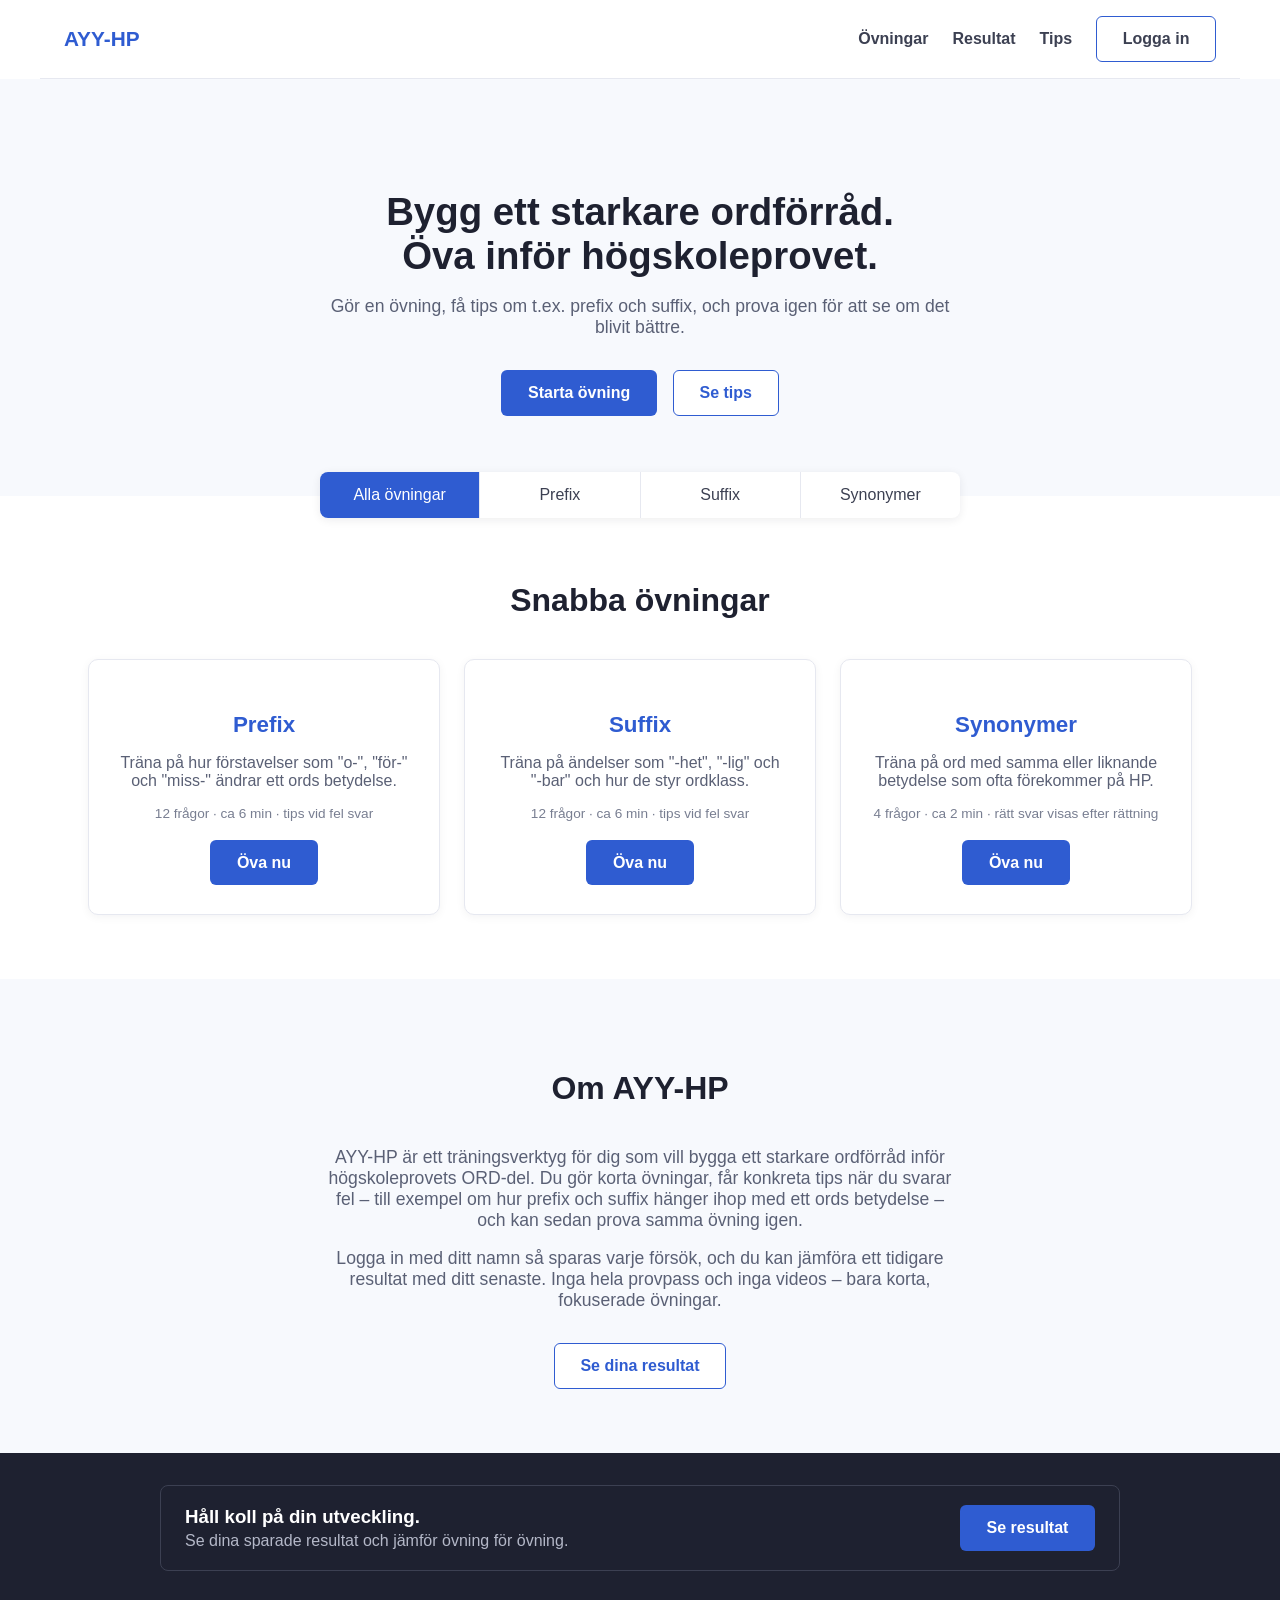
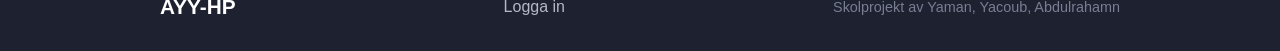
<file: index.html>
<!DOCTYPE html>
<html lang="sv">

<head>
    <meta charset="UTF-8">
    <meta name="viewport" content="width=device-width, initial-scale=1.0">
    <title>AYY-HP</title>
    <link rel="stylesheet" href="style.css">
    <script src="script.js" defer></script>
</head>

<body>

    <header class="site-header">
        <a class="logo" href="index.html">AYY-HP</a>

        <svg class="menu-icon" onclick="toggleMenu()" xmlns="http://www.w3.org/2000/svg" width="32" height="32" viewBox="0 0 16 16">
            <path fill="none" stroke="currentColor" stroke-linecap="round" stroke-linejoin="round" stroke-width="1.5"
                d="m2.75 12.25h10.5m-10.5-4h10.5m-10.5-4h10.5" />
        </svg>

        <nav class="main-nav" id="mainNav">
            <a href="index.html">Övningar</a>
            <a href="resultat.php">Resultat</a>
            <a href="tips.html">Tips</a>
            <a class="btn btn-outline" href="login.php">Logga in</a>
        </nav>
    </header>

    <section class="hero">
        <div class="hero-content">
            <h1 class="hero-title">Bygg ett starkare ordförråd.<br>Öva inför högskoleprovet.</h1>
            <p class="hero-text">Gör en övning, få tips om t.ex. prefix och suffix, och prova igen för att se om det blivit bättre.</p>
            <div class="hero-actions">
                <button class="btn btn-primary" onclick="startOvning()">Starta övning</button>
                <a class="btn btn-outline" href="tips.html">Se tips</a>
            </div>
        </div>
    </section>

    <nav class="category-nav">
        <a class="category-link active" href="index.html">Alla övningar</a>
        <a class="category-link" href="prefix.html">Prefix</a>
        <a class="category-link" href="suffix.php">Suffix</a>
        <a class="category-link" href="synonymer.php">Synonymer</a>
    </nav>

    <main>
        <section class="exercise-section">
            <h2 class="section-title">Snabba övningar</h2>

            <div class="exercise-grid">
                <article class="exercise-card">
                    <h3>Prefix</h3>
                    <p>Träna på hur förstavelser som "o-", "för-" och "miss-" ändrar ett ords betydelse.</p>
                    <span class="exercise-meta">12 frågor · ca 6 min · tips vid fel svar</span>
                    <a class="btn btn-primary" href="prefix.html">Öva nu</a>
                </article>

                <article class="exercise-card">
                    <h3>Suffix</h3>
                    <p>Träna på ändelser som "-het", "-lig" och "-bar" och hur de styr ordklass.</p>
                    <span class="exercise-meta">12 frågor · ca 6 min · tips vid fel svar</span>
                    <a class="btn btn-primary" href="suffix.php">Öva nu</a>
                </article>

                <article class="exercise-card">
                    <h3>Synonymer</h3>
                    <p>Träna på ord med samma eller liknande betydelse som ofta förekommer på HP.</p>
                    <span class="exercise-meta">4 frågor · ca 2 min · rätt svar visas efter rättning</span>
                    <a class="btn btn-primary" href="synonymer.php">Öva nu</a>
                </article>
            </div>
        </section>

        <section class="about-section">
            <div class="about-content">
                <h2 class="section-title">Om AYY-HP</h2>
                <p>AYY-HP är ett träningsverktyg för dig som vill bygga ett starkare ordförråd inför
                    högskoleprovets ORD-del. Du gör korta övningar, får konkreta tips när du svarar fel –
                    till exempel om hur prefix och suffix hänger ihop med ett ords betydelse – och kan sedan
                    prova samma övning igen.</p>
                <p>Logga in med ditt namn så sparas varje försök, och du kan jämföra ett tidigare resultat
                    med ditt senaste. Inga hela provpass och inga videos – bara korta,
                    fokuserade övningar.</p>
                <a class="btn btn-outline" href="resultat.php">Se dina resultat</a>
            </div>
        </section>
    </main>

    <footer class="site-footer">
        <div class="footer-banner">
            <div>
                <h3>Håll koll på din utveckling.</h3>
                <p>Se dina sparade resultat och jämför övning för övning.</p>
            </div>
            <a class="btn btn-primary" href="resultat.php">Se resultat</a>
        </div>

        <div class="footer-bottom">
            <span class="logo">AYY-HP</span>
            <a href="login.php">Logga in</a>
            <p>Skolprojekt av Yaman, Yacoub, Abdulrahamn</p>
        </div>
    </footer>

</body>

</html>
</file>
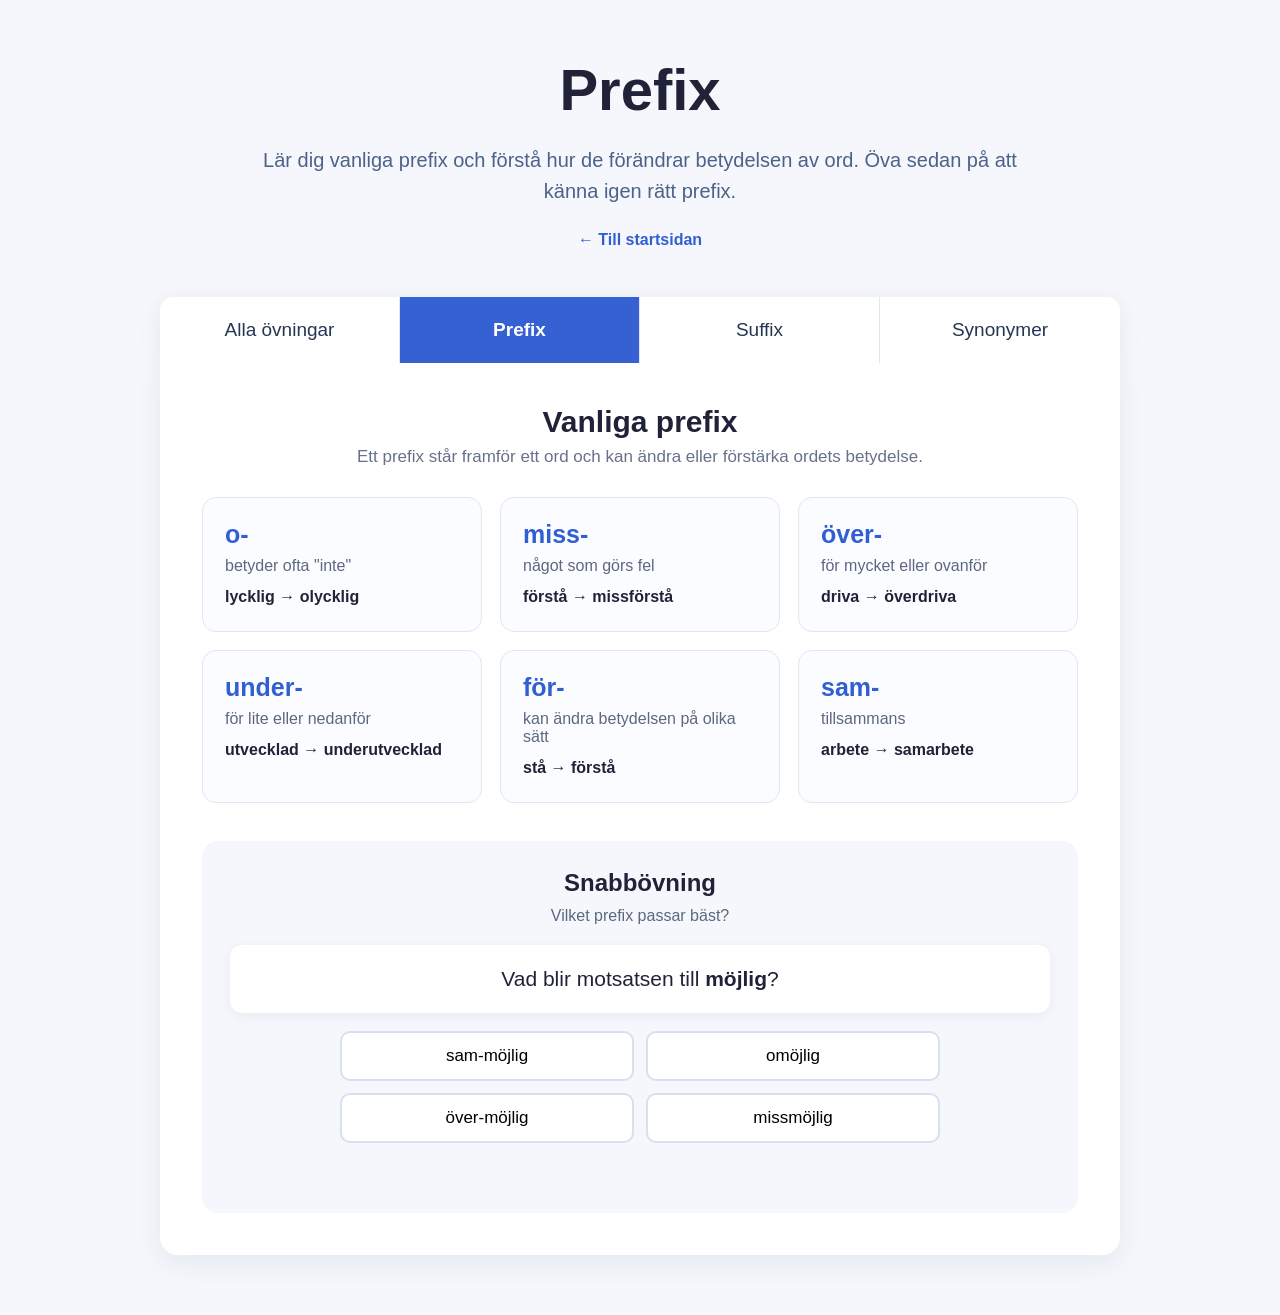
<file: prefix.html>
<!DOCTYPE html>
<html lang="sv">
<head>
  <meta charset="UTF-8">
  <meta name="viewport" content="width=device-width, initial-scale=1.0">
  <title>Prefix – Ordförråd</title>

  <style>
    * {
      box-sizing: border-box;
      margin: 0;
      padding: 0;
    }

    body {
      font-family: Arial, Helvetica, sans-serif;
      background: #f5f7fc;
      color: #202338;
      min-height: 100vh;
    }

    .hero {
      text-align: center;
      padding: 58px 20px 48px;
    }

    .hero h1 {
      font-size: 58px;
      line-height: 1.12;
      font-weight: 800;
      margin-bottom: 22px;
    }

    .hero p {
      color: #4c6289;
      font-size: 20px;
      line-height: 1.55;
      max-width: 760px;
      margin: 0 auto;
    }

    .back {
      display: inline-block;
      margin-top: 24px;
      color: #315fd1;
      text-decoration: none;
      font-weight: 600;
    }

    .back:hover {
      text-decoration: underline;
    }

    .tabs {
      width: min(960px, calc(100% - 40px));
      margin: 0 auto;
      display: grid;
      grid-template-columns: repeat(4, 1fr);
      background: white;
      border-radius: 14px 14px 0 0;
      overflow: hidden;
      box-shadow: 0 6px 24px rgba(35, 51, 90, 0.08);
    }

    .tab {
      padding: 22px 12px;
      text-align: center;
      color: #263552;
      text-decoration: none;
      font-size: 19px;
      border-right: 1px solid #e2e6ef;
      background: white;
    }

    .tab:last-child {
      border-right: none;
    }

    .tab.active {
      color: white;
      background: #3561d3;
      font-weight: 700;
    }

    .content {
      width: min(960px, calc(100% - 40px));
      margin: 0 auto 60px;
      background: white;
      padding: 42px;
      border-radius: 0 0 18px 18px;
      box-shadow: 0 8px 28px rgba(35, 51, 90, 0.08);
    }

    .section-title {
      text-align: center;
      font-size: 30px;
      margin-bottom: 8px;
    }

    .section-text {
      text-align: center;
      color: #66728a;
      margin-bottom: 30px;
      font-size: 17px;
    }

    .prefix-grid {
      display: grid;
      grid-template-columns: repeat(3, 1fr);
      gap: 18px;
      margin-bottom: 38px;
    }

    .prefix-card {
      border: 1px solid #e1e6f0;
      border-radius: 14px;
      padding: 22px;
      background: #fbfcff;
      transition: 0.2s;
    }

    .prefix-card:hover {
      transform: translateY(-3px);
      box-shadow: 0 8px 22px rgba(49, 95, 209, 0.10);
    }

    .prefix {
      display: inline-block;
      color: #315fd1;
      font-size: 25px;
      font-weight: 800;
      margin-bottom: 8px;
    }

    .meaning {
      color: #5c6880;
      margin-bottom: 10px;
    }

    .example {
      font-size: 16px;
      line-height: 1.5;
    }

    .exercise {
      background: #f5f7fc;
      border-radius: 16px;
      padding: 28px;
      text-align: center;
    }

    .exercise h3 {
      font-size: 24px;
      margin-bottom: 10px;
    }

    .exercise p {
      color: #5c6880;
      margin-bottom: 20px;
    }

    .question {
      background: white;
      border-radius: 12px;
      padding: 22px;
      font-size: 21px;
      margin-bottom: 18px;
      box-shadow: 0 3px 12px rgba(35, 51, 90, 0.06);
    }

    .options {
      display: grid;
      grid-template-columns: repeat(2, 1fr);
      gap: 12px;
      max-width: 600px;
      margin: 0 auto;
    }

    .option {
      border: 2px solid #d8dfed;
      background: white;
      border-radius: 10px;
      padding: 13px;
      font-size: 17px;
      cursor: pointer;
      transition: 0.15s;
    }

    .option:hover {
      border-color: #3561d3;
      color: #315fd1;
    }

    .option.correct {
      border-color: #2e9b62;
      background: #eaf8f0;
      color: #17633d;
    }

    .option.wrong {
      border-color: #d95c5c;
      background: #fff0f0;
      color: #8f2e2e;
    }

    #feedback {
      margin-top: 18px;
      font-weight: 700;
      min-height: 24px;
    }

    @media (max-width: 700px) {
      .tabs {
        grid-template-columns: 1fr 1fr;
      }

      .prefix-grid {
        grid-template-columns: 1fr;
      }

      .content {
        padding: 25px 18px;
      }

      .options {
        grid-template-columns: 1fr;
      }

      .hero h1 {
        font-size: 40px;
      }
    }
  </style>
</head>

<body>

  <header class="hero">
    <h1>Prefix</h1>

    <p>
      Lär dig vanliga prefix och förstå hur de förändrar betydelsen
      av ord. Öva sedan på att känna igen rätt prefix.
    </p>

    <a class="back" href="index.html">
      ← Till startsidan
    </a>
  </header>


  <nav class="tabs">

    <a class="tab" href="index.html">
      Alla övningar
    </a>

    <a class="tab active" href="prefix.html">
      Prefix
    </a>

    <a class="tab" href="suffix.php">
      Suffix
    </a>

    <a class="tab" href="synonymer.php">
      Synonymer
    </a>

  </nav>


  <main class="content">

    <h2 class="section-title">
      Vanliga prefix
    </h2>

    <p class="section-text">
      Ett prefix står framför ett ord och kan ändra eller förstärka ordets betydelse.
    </p>


    <section class="prefix-grid">

      <article class="prefix-card">

        <span class="prefix">
          o-
        </span>

        <p class="meaning">
          betyder ofta "inte"
        </p>

        <p class="example">
          <strong>lycklig → olycklig</strong>
        </p>

      </article>


      <article class="prefix-card">

        <span class="prefix">
          miss-
        </span>

        <p class="meaning">
          något som görs fel
        </p>

        <p class="example">
          <strong>förstå → missförstå</strong>
        </p>

      </article>


      <article class="prefix-card">

        <span class="prefix">
          över-
        </span>

        <p class="meaning">
          för mycket eller ovanför
        </p>

        <p class="example">
          <strong>driva → överdriva</strong>
        </p>

      </article>


      <article class="prefix-card">

        <span class="prefix">
          under-
        </span>

        <p class="meaning">
          för lite eller nedanför
        </p>

        <p class="example">
          <strong>utvecklad → underutvecklad</strong>
        </p>

      </article>


      <article class="prefix-card">

        <span class="prefix">
          för-
        </span>

        <p class="meaning">
          kan ändra betydelsen på olika sätt
        </p>

        <p class="example">
          <strong>stå → förstå</strong>
        </p>

      </article>


      <article class="prefix-card">

        <span class="prefix">
          sam-
        </span>

        <p class="meaning">
          tillsammans
        </p>

        <p class="example">
          <strong>arbete → samarbete</strong>
        </p>

      </article>

    </section>


    <section class="exercise">

      <h3>
        Snabbövning
      </h3>

      <p>
        Vilket prefix passar bäst?
      </p>


      <div class="question">

        Vad blir motsatsen till
        <strong>möjlig</strong>?

      </div>


      <div class="options">

        <button
          class="option"
          onclick="checkAnswer(this, false)">
          sam-möjlig
        </button>

        <button
          class="option"
          onclick="checkAnswer(this, true)">
          omöjlig
        </button>

        <button
          class="option"
          onclick="checkAnswer(this, false)">
          över-möjlig
        </button>

        <button
          class="option"
          onclick="checkAnswer(this, false)">
          missmöjlig
        </button>

      </div>


      <div id="feedback"></div>

    </section>

  </main>


  <script>

    function checkAnswer(button, correct) {

      const options =
        document.querySelectorAll(".option");

      const feedback =
        document.getElementById("feedback");


      options.forEach(option => {

        option.classList.remove(
          "correct",
          "wrong"
        );

        option.disabled = true;

      });


      if (correct) {

        button.classList.add("correct");

        feedback.textContent =
          "Rätt! Prefixet o- kan betyda inte.";

        feedback.style.color =
          "#17633d";

      } else {

        button.classList.add("wrong");

        feedback.textContent =
          "Inte riktigt. Tänk på prefixet o- som ofta betyder inte.";

        feedback.style.color =
          "#8f2e2e";

      }

    }

  </script>

</body>
</html>
</file>
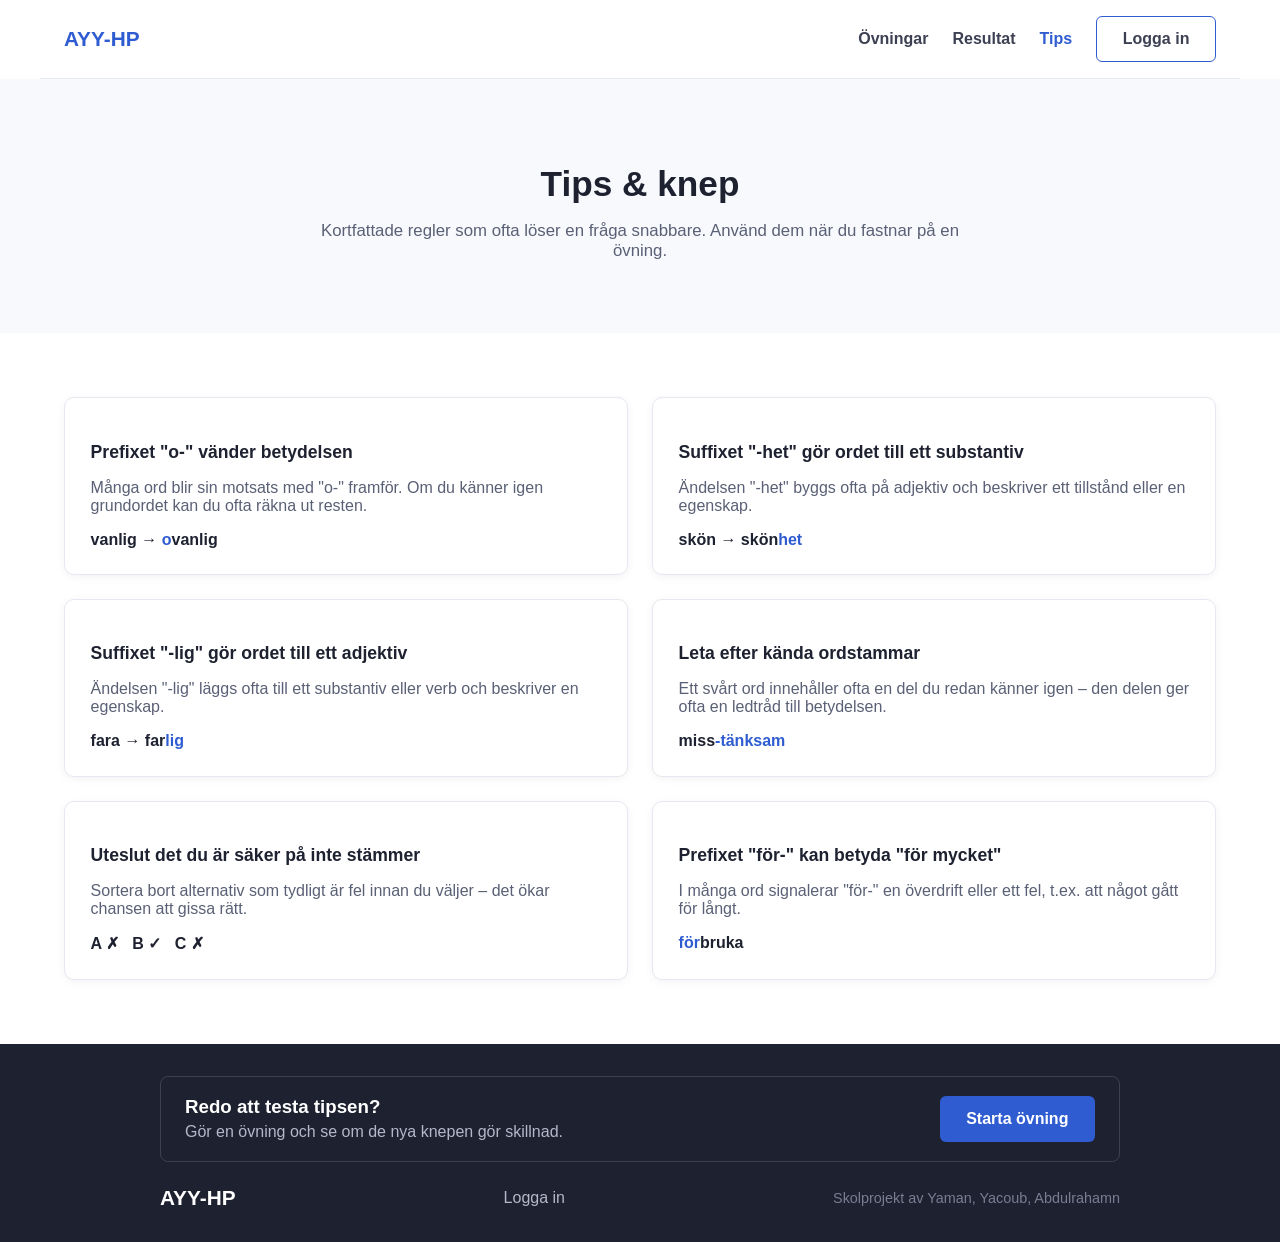
<file: tips.html>
<!DOCTYPE html>
<html lang="sv">

<head>
    <meta charset="UTF-8">
    <meta name="viewport" content="width=device-width, initial-scale=1.0">
    <title>Tips & knep – AYY-HP</title>
    <link rel="stylesheet" href="style.css">
    <script src="script.js" defer></script>
</head>

<body>

    <header class="site-header">
        <a class="logo" href="index.html">AYY-HP</a>

        <svg class="menu-icon" onclick="toggleMenu()" xmlns="http://www.w3.org/2000/svg" width="32" height="32" viewBox="0 0 16 16">
            <path fill="none" stroke="currentColor" stroke-linecap="round" stroke-linejoin="round" stroke-width="1.5"
                d="m2.75 12.25h10.5m-10.5-4h10.5m-10.5-4h10.5" />
        </svg>

        <nav class="main-nav" id="mainNav">
            <a href="index.html">Övningar</a>
            <a href="resultat.php">Resultat</a>
            <a class="active" href="tips.html">Tips</a>
            <a class="btn btn-outline" href="login.php">Logga in</a>
        </nav>
    </header>

    <section class="page-intro">
        <div class="page-intro-content">
            <h1 class="page-title">Tips &amp; knep</h1>
            <p class="page-text">Kortfattade regler som ofta löser en fråga snabbare. Använd dem när du fastnar på en övning.</p>
        </div>
    </section>

    <main>
        <section class="tips-section">
            <div class="tips-grid">
                <article class="tip-card">
                    <h3>Prefixet "o-" vänder betydelsen</h3>
                    <p>Många ord blir sin motsats med "o-" framför. Om du känner igen grundordet kan du ofta räkna ut resten.</p>
                    <div class="tip-example">vanlig → <span>o</span>vanlig</div>
                    <div class="tip-popup">Fler exempel: <strong>lycklig → olycklig</strong>, <strong>möjlig → omöjlig</strong></div>
                </article>

                <article class="tip-card">
                    <h3>Suffixet "-het" gör ordet till ett substantiv</h3>
                    <p>Ändelsen "-het" byggs ofta på adjektiv och beskriver ett tillstånd eller en egenskap.</p>
                    <div class="tip-example">skön → skön<span>het</span></div>
                    <div class="tip-popup">Fler exempel: <strong>snabb → snabbhet</strong>, <strong>trygg → trygghet</strong></div>
                </article>

                <article class="tip-card">
                    <h3>Suffixet "-lig" gör ordet till ett adjektiv</h3>
                    <p>Ändelsen "-lig" läggs ofta till ett substantiv eller verb och beskriver en egenskap.</p>
                    <div class="tip-example">fara → far<span>lig</span></div>
                    <div class="tip-popup">Fler exempel: <strong>vän → vänlig</strong>, <strong>tro → trolig</strong></div>
                </article>

                <article class="tip-card">
                    <h3>Leta efter kända ordstammar</h3>
                    <p>Ett svårt ord innehåller ofta en del du redan känner igen – den delen ger ofta en ledtråd till betydelsen.</p>
                    <div class="tip-example">miss<span>-tänksam</span></div>
                    <div class="tip-popup">"Miss-" signalerar ofta något negativt: <strong>missnöjd</strong>, <strong>misslyckas</strong></div>
                </article>

                <article class="tip-card">
                    <h3>Uteslut det du är säker på inte stämmer</h3>
                    <p>Sortera bort alternativ som tydligt är fel innan du väljer – det ökar chansen att gissa rätt.</p>
                    <div class="tip-example">A ✗ &nbsp; B ✓ &nbsp; C ✗</div>
                    <div class="tip-popup">Även om du bara kan utesluta ett alternativ ökar dina odds att gissa rätt.</div>
                </article>

                <article class="tip-card">
                    <h3>Prefixet "för-" kan betyda "för mycket"</h3>
                    <p>I många ord signalerar "för-" en överdrift eller ett fel, t.ex. att något gått för långt.</p>
                    <div class="tip-example"><span>för</span>bruka</div>
                    <div class="tip-popup">Fler exempel: <strong>förbruka</strong>, <strong>förbise</strong>, <strong>förutse</strong></div>
                </article>
            </div>
        </section>
    </main>

    <footer class="site-footer">
        <div class="footer-banner">
            <div>
                <h3>Redo att testa tipsen?</h3>
                <p>Gör en övning och se om de nya knepen gör skillnad.</p>
            </div>
            <a class="btn btn-primary" href="index.html">Starta övning</a>
        </div>

        <div class="footer-bottom">
            <span class="logo">AYY-HP</span>
            <a href="login.php">Logga in</a>
            <p>Skolprojekt av Yaman, Yacoub, Abdulrahamn</p>
        </div>
    </footer>

</body>

</html>
</file>
<file: style.css>
* {
    box-sizing: border-box;
}

body {
    margin: 0;
    background-color: #ffffff;
    color: rgb(30, 33, 48);
    font-family: 'Segoe UI', Roboto, Arial, sans-serif;
}

a {
    color: inherit;
}

/* ---------- Header ---------- */

.site-header {
    display: flex;
    align-items: center;
    justify-content: space-between;
    max-width: 75rem;
    margin: 0 auto;
    padding: 1rem 1.5rem;
    border-bottom: 1px solid rgb(230, 232, 240);
}

.logo {
    font-size: 1.3rem;
    font-weight: 700;
    color: rgb(47, 92, 209);
    text-decoration: none;
}

.main-nav {
    display: flex;
    align-items: center;
    gap: 1.5rem;
}

.main-nav a {
    text-decoration: none;
    color: rgb(60, 64, 82);
    font-weight: 600;
}

.main-nav a:hover {
    color: rgb(47, 92, 209);
}

.menu-icon {
    display: none;
    cursor: pointer;
    color: rgb(30, 33, 48);
}

/* ---------- Buttons ---------- */

.btn {
    display: inline-block;
    padding: 0.8rem 1.6rem;
    border-radius: 6px;
    font-weight: 600;
    text-decoration: none;
    border: 1px solid transparent;
    cursor: pointer;
    font-size: 1rem;
}

.btn-primary {
    background-color: rgb(47, 92, 209);
    color: white;
}

.btn-primary:hover {
    background-color: rgb(35, 72, 170);
}

.btn-outline {
    background-color: white;
    color: rgb(47, 92, 209);
    border-color: rgb(47, 92, 209);
}

.btn-outline:hover {
    background-color: rgb(47, 92, 209);
    color: white;
}

/* ---------- Hero ---------- */

.hero {
    background-color: rgb(247, 249, 253);
    padding: 5rem 1.5rem;
}

.hero-content {
    max-width: 40rem;
    margin: 0 auto;
    text-align: center;
}

.hero-title {
    font-size: 2.4rem;
    margin-bottom: 1rem;
    color: rgb(30, 33, 48);
}

.hero-text {
    font-size: 1.1rem;
    color: rgb(90, 96, 117);
    margin-bottom: 2rem;
}

.hero-actions {
    display: flex;
    justify-content: center;
    gap: 1rem;
}

/* ---------- Category nav ---------- */

.category-nav {
    display: flex;
    justify-content: center;
    gap: 0;
    max-width: 40rem;
    margin: -1.5rem auto 0;
    background: white;
    border-radius: 8px;
    box-shadow: 0 2px 10px rgba(20, 24, 40, 0.08);
    overflow: hidden;
    position: relative;
}

.category-link {
    flex: 1;
    text-align: center;
    padding: 0.9rem 1rem;
    text-decoration: none;
    color: rgb(60, 64, 82);
    border-right: 1px solid rgb(230, 232, 240);
}

.category-link:last-child {
    border-right: none;
}

.category-link:hover,
.category-link.active {
    background-color: rgb(47, 92, 209);
    color: white;
}

/* ---------- Exercise section ---------- */

.exercise-section {
    max-width: 75rem;
    margin: 4rem auto;
    padding: 0 1.5rem;
}

.section-title {
    font-size: 2rem;
    text-align: center;
    margin-bottom: 2.5rem;
    color: rgb(30, 33, 48);
}

.exercise-grid {
    display: flex;
    justify-content: center;
    gap: 1.5rem;
    flex-wrap: wrap;
}

.exercise-card {
    background: white;
    border: 1px solid rgb(230, 232, 240);
    border-radius: 10px;
    box-shadow: 0 2px 10px rgba(20, 24, 40, 0.05);
    padding: 1.8rem;
    max-width: 22rem;
    text-align: center;
    transition: box-shadow 0.2s ease-in-out;
}

.exercise-card:hover {
    box-shadow: 0 6px 20px rgba(20, 24, 40, 0.1);
}

.exercise-card h3 {
    color: rgb(47, 92, 209);
    font-size: 1.4rem;
    margin-bottom: 0.6rem;
}

.exercise-card p {
    color: rgb(90, 96, 117);
    margin-bottom: 1rem;
}

.exercise-meta {
    display: block;
    font-size: 0.85rem;
    color: rgb(120, 126, 145);
    margin-bottom: 1.2rem;
}

/* ---------- About section ---------- */

.about-section {
    background-color: rgb(247, 249, 253);
    padding: 4rem 1.5rem;
}

.about-content {
    max-width: 40rem;
    margin: 0 auto;
    text-align: center;
}

.about-content p {
    color: rgb(90, 96, 117);
    font-size: 1.1rem;
    margin-bottom: 1rem;
}

.about-content .btn {
    margin-top: 1rem;
}

/* ---------- Footer ---------- */

.site-footer {
    background-color: rgb(30, 33, 48);
    color: white;
    padding: 2rem 1.5rem;
}

.footer-banner {
    max-width: 60rem;
    margin: 0 auto 1.5rem;
    display: flex;
    justify-content: space-between;
    align-items: center;
    gap: 1rem;
    border: 1px solid rgb(60, 64, 82);
    border-radius: 8px;
    padding: 1.2rem 1.5rem;
}

.footer-banner h3 {
    margin: 0 0 0.3rem;
}

.footer-banner p {
    margin: 0;
    color: rgb(180, 184, 200);
}

.footer-bottom {
    max-width: 60rem;
    margin: 0 auto;
    display: flex;
    align-items: center;
    justify-content: space-between;
    gap: 1rem;
}

.footer-bottom .logo {
    color: white;
}

.footer-bottom a {
    text-decoration: none;
    color: rgb(180, 184, 200);
}

.footer-bottom a:hover {
    color: white;
}

.footer-bottom p {
    margin: 0;
    color: rgb(120, 126, 145);
    font-size: 0.9rem;
}

/* ---------- Responsive ---------- */

@media (max-width: 768px) {
    .hero-title {
        font-size: 1.9rem;
    }

    .exercise-grid {
        flex-direction: column;
        align-items: center;
    }

    .footer-banner,
    .footer-bottom {
        flex-direction: column;
        text-align: center;
    }
}

@media (max-width: 600px) {
    .menu-icon {
        display: block;
    }

    .main-nav {
        display: none;
        position: absolute;
        top: 100%;
        left: 0;
        right: 0;
        background: white;
        flex-direction: column;
        padding: 1rem 1.5rem;
        border-bottom: 1px solid rgb(230, 232, 240);
    }

    .main-nav.open {
        display: flex;
    }

    .site-header {
        position: relative;
    }

    .category-nav {
        flex-wrap: wrap;
        margin-top: 1rem;
    }
}

* {
    box-sizing: border-box;
}

body {
    margin: 0;
    background-color: #ffffff;
    color: rgb(30, 33, 48);
    font-family: 'Segoe UI', Roboto, Arial, sans-serif;
}

a {
    color: inherit;
}

/* ---------- Header ---------- */

.site-header {
    display: flex;
    align-items: center;
    justify-content: space-between;
    max-width: 75rem;
    margin: 0 auto;
    padding: 1rem 1.5rem;
    border-bottom: 1px solid rgb(230, 232, 240);
}

.logo {
    font-size: 1.3rem;
    font-weight: 700;
    color: rgb(47, 92, 209);
    text-decoration: none;
}

.main-nav {
    display: flex;
    align-items: center;
    gap: 1.5rem;
}

.main-nav a {
    text-decoration: none;
    color: rgb(60, 64, 82);
    font-weight: 600;
}

.main-nav a:hover {
    color: rgb(47, 92, 209);
}

.main-nav a.active {
    color: rgb(47, 92, 209);
}

.menu-icon {
    display: none;
    cursor: pointer;
    color: rgb(30, 33, 48);
}

/* ---------- Buttons ---------- */

.btn {
    display: inline-block;
    padding: 0.8rem 1.6rem;
    border-radius: 6px;
    font-weight: 600;
    text-decoration: none;
    border: 1px solid transparent;
    cursor: pointer;
    font-size: 1rem;
}

.btn-primary {
    background-color: rgb(47, 92, 209);
    color: white;
}

.btn-primary:hover {
    background-color: rgb(35, 72, 170);
}

.btn-outline {
    background-color: white;
    color: rgb(47, 92, 209);
    border-color: rgb(47, 92, 209);
}

.btn-outline:hover {
    background-color: rgb(47, 92, 209);
    color: white;
}

/* ---------- Hero ---------- */

.hero {
    background-color: rgb(247, 249, 253);
    padding: 5rem 1.5rem;
}

.hero-content {
    max-width: 40rem;
    margin: 0 auto;
    text-align: center;
}

.hero-title {
    font-size: 2.4rem;
    margin-bottom: 1rem;
    color: rgb(30, 33, 48);
}

.hero-text {
    font-size: 1.1rem;
    color: rgb(90, 96, 117);
    margin-bottom: 2rem;
}

.hero-actions {
    display: flex;
    justify-content: center;
    gap: 1rem;
}

/* ---------- Category nav ---------- */

.category-nav {
    display: flex;
    justify-content: center;
    gap: 0;
    max-width: 40rem;
    margin: -1.5rem auto 0;
    background: white;
    border-radius: 8px;
    box-shadow: 0 2px 10px rgba(20, 24, 40, 0.08);
    overflow: hidden;
}

.category-link {
    flex: 1;
    text-align: center;
    padding: 0.9rem 1rem;
    text-decoration: none;
    color: rgb(60, 64, 82);
    border-right: 1px solid rgb(230, 232, 240);
}

.category-link:last-child {
    border-right: none;
}

.category-link:hover,
.category-link.active {
    background-color: rgb(47, 92, 209);
    color: white;
}

/* ---------- Exercise section ---------- */

.exercise-section {
    max-width: 75rem;
    margin: 4rem auto;
    padding: 0 1.5rem;
}

.section-title {
    font-size: 2rem;
    text-align: center;
    margin-bottom: 2.5rem;
    color: rgb(30, 33, 48);
}

.exercise-grid {
    display: flex;
    justify-content: center;
    gap: 1.5rem;
    flex-wrap: wrap;
}

.exercise-card {
    background: white;
    border: 1px solid rgb(230, 232, 240);
    border-radius: 10px;
    box-shadow: 0 2px 10px rgba(20, 24, 40, 0.05);
    padding: 1.8rem;
    max-width: 22rem;
    text-align: center;
    transition: box-shadow 0.2s ease-in-out;
}

.exercise-card:hover {
    box-shadow: 0 6px 20px rgba(20, 24, 40, 0.1);
}

.exercise-card h3 {
    color: rgb(47, 92, 209);
    font-size: 1.4rem;
    margin-bottom: 0.6rem;
}

.exercise-card p {
    color: rgb(90, 96, 117);
    margin-bottom: 1rem;
}

.exercise-meta {
    display: block;
    font-size: 0.85rem;
    color: rgb(120, 126, 145);
    margin-bottom: 1.2rem;
}

/* ---------- About section ---------- */

.about-section {
    background-color: rgb(247, 249, 253);
    padding: 4rem 1.5rem;
}

.about-content {
    max-width: 40rem;
    margin: 0 auto;
    text-align: center;
}

.about-content p {
    color: rgb(90, 96, 117);
    font-size: 1.1rem;
    margin-bottom: 1rem;
}

.about-content .btn {
    margin-top: 1rem;
}

/* ---------- Page intro (tips, resultat osv) ---------- */

.page-intro {
    background-color: rgb(247, 249, 253);
    padding: 3.5rem 1.5rem;
    text-align: center;
}

.page-intro-content {
    max-width: 40rem;
    margin: 0 auto;
}

.page-title {
    font-size: 2.2rem;
    margin-bottom: 0.8rem;
    color: rgb(30, 33, 48);
}

.page-text {
    color: rgb(90, 96, 117);
    font-size: 1.05rem;
}

/* ---------- Tips ---------- */

.tips-section {
    max-width: 75rem;
    margin: 4rem auto;
    padding: 0 1.5rem;
}

.tips-grid {
    display: grid;
    grid-template-columns: repeat(2, 1fr);
    gap: 1.5rem;
}

.tip-card {
    background: white;
    border: 1px solid rgb(230, 232, 240);
    border-radius: 10px;
    box-shadow: 0 2px 10px rgba(20, 24, 40, 0.05);
    padding: 1.6rem;
}
.tip-card:hover {

    box-shadow:  0 2px 10px rgba(20, 24, 40, 10) ;
 }
.tip-card h3 {
    color: rgb(30, 33, 48);
    font-size: 1.1rem;
    margin-bottom: 0.6rem;
}

.tip-card p {
    color: rgb(90, 96, 117);
    margin-bottom: 1rem;
}

.tip-example {
    font-weight: 600;
    color: rgb(30, 33, 48);
}

.tip-example span {
    color: rgb(47, 92, 209);
}

.tip-popup {
    display: none;
    background-color: rgb(30, 33, 48);
    color: white;
    font-size: 0.85rem;
    padding: 0.9rem 1rem;
    border-radius: 8px;
    margin-top: 0.8rem;
}

.tip-popup.visible {
    display: block;
}

/* ---------- Footer ---------- */

.site-footer {
    background-color: rgb(30, 33, 48);
    color: white;
    padding: 2rem 1.5rem;
}

.footer-banner {
    max-width: 60rem;
    margin: 0 auto 1.5rem;
    display: flex;
    justify-content: space-between;
    align-items: center;
    gap: 1rem;
    border: 1px solid rgb(60, 64, 82);
    border-radius: 8px;
    padding: 1.2rem 1.5rem;
}

.footer-banner h3 {
    margin: 0 0 0.3rem;
}

.footer-banner p {
    margin: 0;
    color: rgb(180, 184, 200);
}

.footer-bottom {
    max-width: 60rem;
    margin: 0 auto;
    display: flex;
    align-items: center;
    justify-content: space-between;
    gap: 1rem;
}

.footer-bottom .logo {
    color: white;
}

.footer-bottom a {
    text-decoration: none;
    color: rgb(180, 184, 200);
}

.footer-bottom a:hover {
    color: white;
}

.footer-bottom p {
    margin: 0;
    color: rgb(120, 126, 145);
    font-size: 0.9rem;
}

/* ---------- Responsive ---------- */

@media (max-width: 768px) {
    .hero-title {
        font-size: 1.9rem;
    }

    .exercise-grid {
        flex-direction: column;
        align-items: center;
    }

    .tips-grid {
        grid-template-columns: 1fr;
    }

    .footer-banner,
    .footer-bottom {
        flex-direction: column;
        text-align: center;
    }
}

@media (max-width: 600px) {
    .menu-icon {
        display: block;
    }

    .main-nav {
        display: none;
        flex-direction: column;
        padding: 1rem 1.5rem;
        border-bottom: 1px solid rgb(230, 232, 240);
    }

    .main-nav.open {
        display: flex;
    }

    .category-nav {
        flex-wrap: wrap;
        margin-top: 1rem;
    }
}

/*synonymer */
.word-quiz {
    max-width: 40rem;
    margin: 3rem auto;
    padding: 0 1.5rem;
}

.word-question {
    background: white;
    border: 1px solid rgb(230, 232, 240);
    border-radius: 10px;
    box-shadow: 0 2px 10px rgba(20, 24, 40, 0.05);
    padding: 1.6rem;
    margin-bottom: 1.5rem;
}

.word-question h3 {
    color: rgb(30, 33, 48);
    font-size: 1.15rem;
    margin-bottom: 1rem;
}

.word-question h3 span {
    color: rgb(47, 92, 209);
}

.word-options {
    display: flex;
    flex-direction: column;
    gap: 0.6rem;
}

.word-option {
    display: block;
    text-align: left;
    padding: 0.8rem 1rem;
    border: 1px solid rgb(230, 232, 240);
    border-radius: 6px;
    background: white;
    color: rgb(30, 33, 48);
    font-size: 1rem;
    cursor: pointer;
}

.word-option input {
    margin-right: 0.5rem;
}

.word-option:hover {
    background-color: rgb(247, 249, 253);
}

.word-option.correct {
    background-color: rgb(231, 240, 230);
    border-color: rgb(63, 125, 88);
    color: rgb(44, 91, 64);
}

.word-option.wrong {
    background-color: rgb(245, 231, 226);
    border-color: rgb(168, 62, 50);
    color: rgb(130, 45, 36);
}

.word-feedback {
    margin-top: 0.8rem;
    margin-bottom: 0;
    font-weight: 600;
    color: rgb(90, 96, 117);
}

.word-quiz-result {
    max-width: 40rem;
    margin: 0 auto 4rem;
    padding: 0 1.5rem;
    display: flex;
    align-items: center;
    justify-content: space-between;
}

#quizScore {
    font-weight: 600;
    color: rgb(30, 33, 48);
}
</file>
